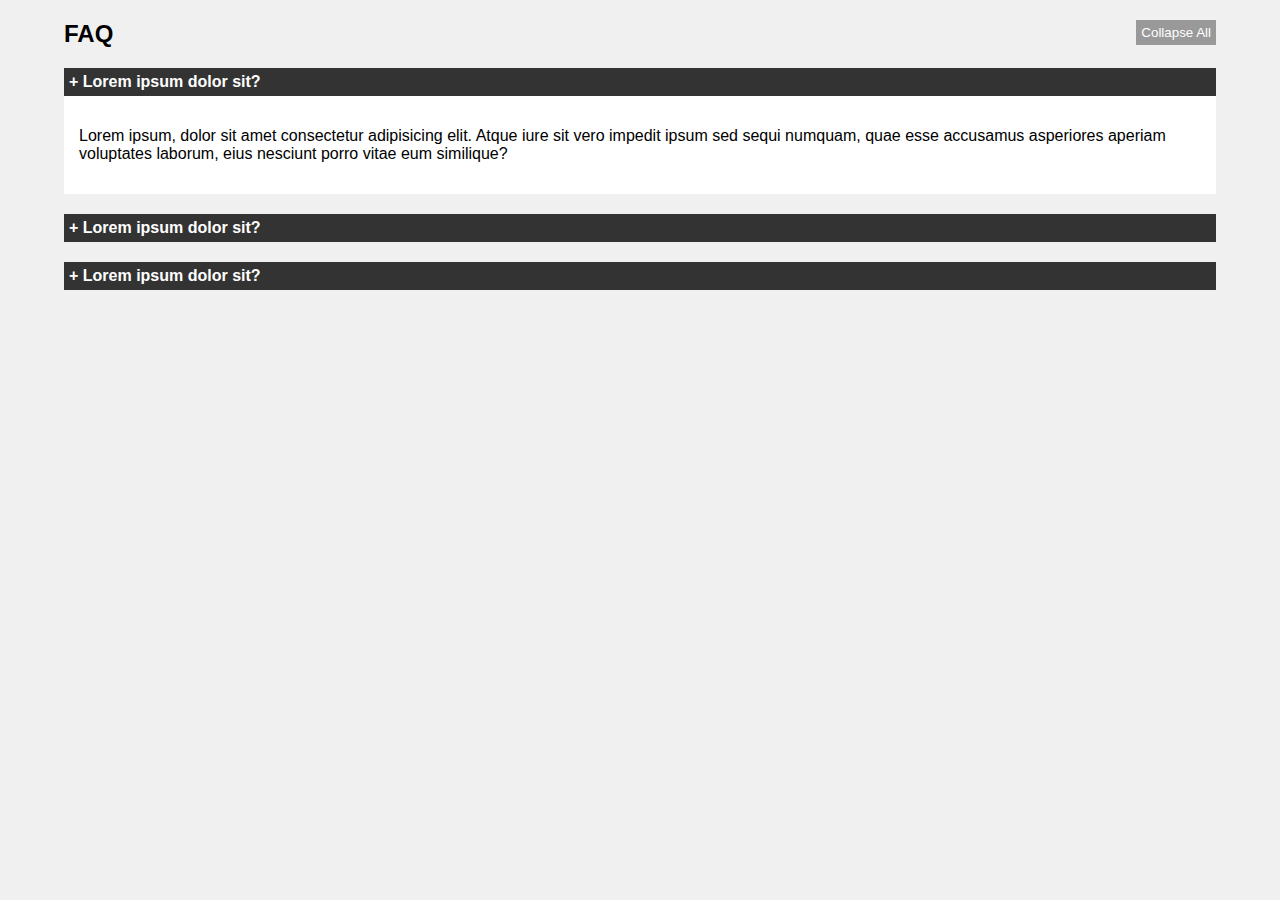
<file: ACCORDION/index.html>
<!DOCTYPE html>
<html lang="en">
  <head>
    <meta charset="UTF-8" />
    <meta http-equiv="X-UA-Compatible" content="IE=edge" />
    <meta name="viewport" content="width=device-width, initial-scale=1.0" />
    <title>Document</title>
    <link rel="stylesheet" href="styles.css" />
  </head>
  <body>
    <div class="container">
      <button id="btn-collapse">Collapse All</button>
      <h2>FAQ</h2>
      <section id="fag">
        <div class="panel-question active">
          <div class="panel-heading">+ Lorem ipsum dolor sit?</div>
          <div class="panel-body" id="thisone">
            <p>
              Lorem ipsum, dolor sit amet consectetur adipisicing elit. Atque
              iure sit vero impedit ipsum sed sequi numquam, quae esse accusamus
              asperiores aperiam voluptates laborum, eius nesciunt porro vitae
              eum similique?
            </p>
          </div>
        </div>
        <div class="panel-question">
          <div class="panel-heading">+ Lorem ipsum dolor sit?</div>
          <div class="panel-body" id="thisone">
            <p>
              Lorem ipsum, dolor sit amet consectetur adipisicing elit. Atque
              iure sit vero impedit ipsum sed sequi numquam, quae esse accusamus
              asperiores aperiam voluptates laborum, eius nesciunt porro vitae
              eum similique?
            </p>
          </div>
        </div>
        <div class="panel-question">
          <div class="panel-heading">+ Lorem ipsum dolor sit?</div>
          <div class="panel-body" id="thisone">
            <p>
              Lorem ipsum, dolor sit amet consectetur adipisicing elit. Atque
              iure sit vero impedit ipsum sed sequi numquam, quae esse accusamus
              asperiores aperiam voluptates laborum, eius nesciunt porro vitae
              eum similique?
            </p>
          </div>
        </div>
      </section>
    </div>
    <script src="script.js"></script>
  </body>
</html>
</file>
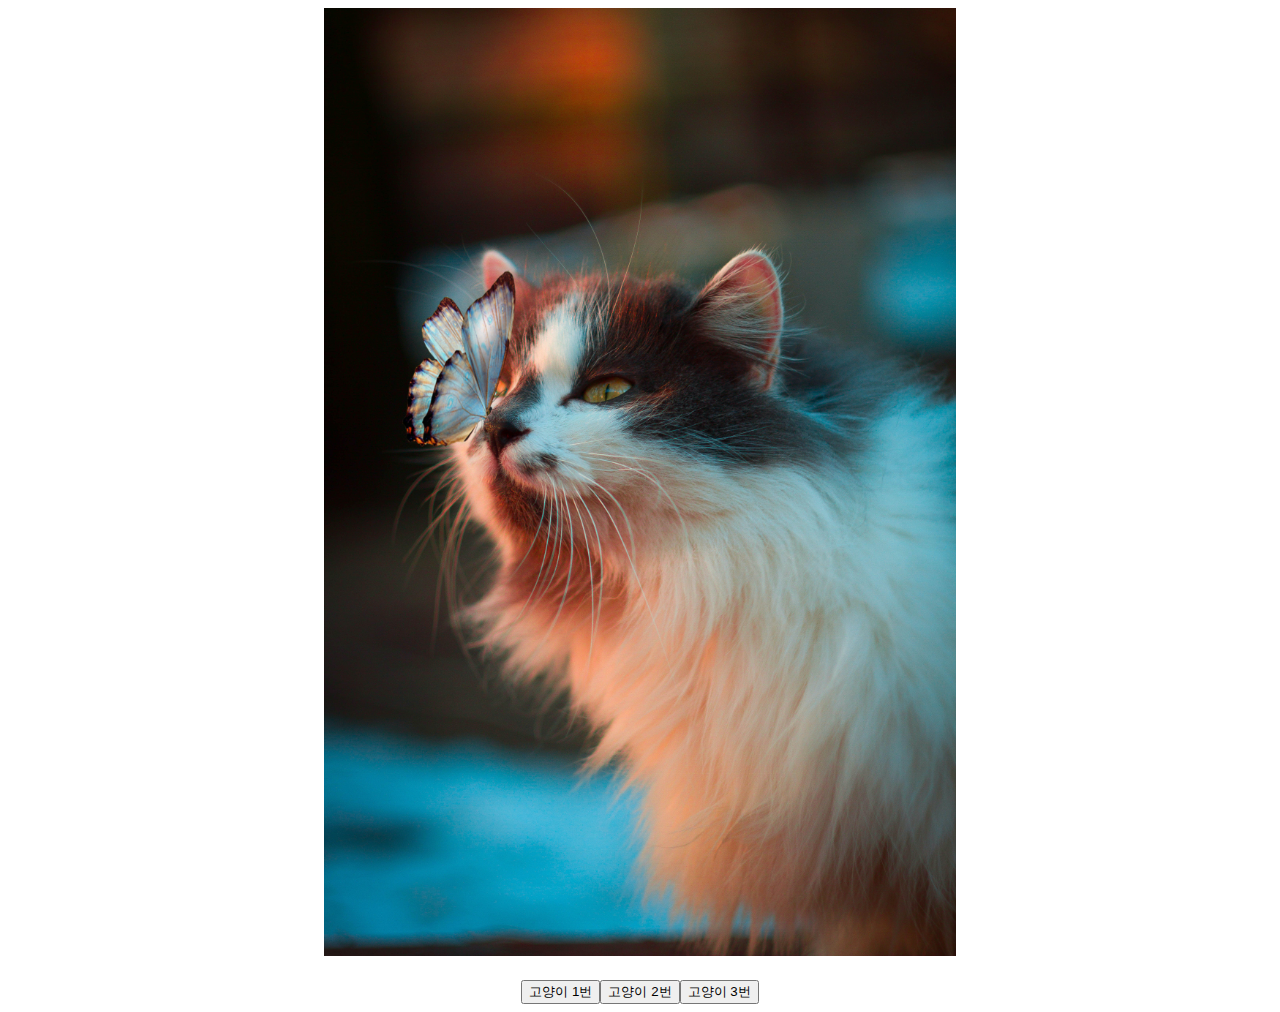
<file: CHANGE-IMAGE/index.html>
<!DOCTYPE html>
<html lang="en">
  <head>
    <meta charset="UTF-8" />
    <meta http-equiv="X-UA-Compatible" content="IE=edge" />
    <meta name="viewport" content="width=device-width, initial-scale=1.0" />
    <title>Change Image</title>
    <link rel="stylesheet" href="styles.css" />
  </head>
  <body>
    <div class="center">
      <div>
        <img src="images/cat1.jpg" id="chosenImg" alt="cats" />
      </div>
    </div>

    <!-- 사용자 정의 커스텀 속성 추가할 때는 속성명 앞에 반드시 접두어 'data-' 붙여야 함 -->
    <div class="images">
      <!-- img 태그의 src 속성 값 변경해야 하므로, data-image 값으로 src 속성 값 될 수 있는 이미지 파일 주소 값으로 설정 -->
      <button class="images__button" data-image="images/cat1.jpg">
        고양이 1번
      </button>
      <button class="images__button" data-image="images/cat2.jpg">
        고양이 2번
      </button>
      <button class="images__button" data-image="images/cat3.jpg">
        고양이 3번
      </button>
    </div>

    <script src="script.js"></script>
  </body>
</html>
</file>
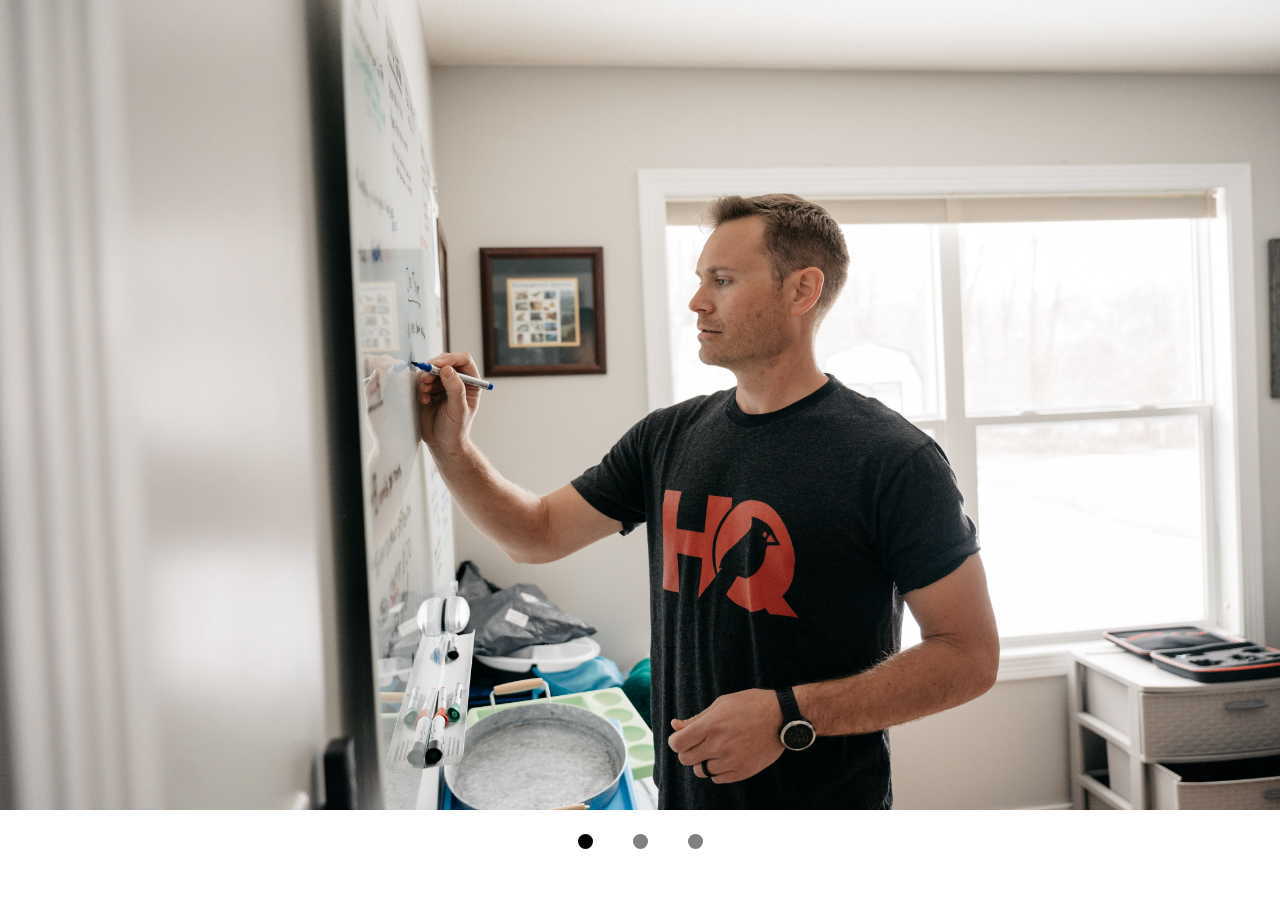
<file: IMG-SLIDE/index.html>
<!DOCTYPE html>
<html lang="en">
  <head>
    <meta charset="UTF-8" />
    <meta http-equiv="X-UA-Compatible" content="IE=edge" />
    <meta name="viewport" content="width=device-width, initial-scale=1.0" />
    <link rel="stylesheet" href="styles.css" />
    <title>Document</title>
  </head>
  <body>
    <div class="container">
      <div class="slider showBtn1">
        <div class="inner"><img src="./photo/pic1.jpg" alt="" /></div>
        <div class="inner"><img src="./photo/pic2.jpg" alt="" /></div>
        <div class="inner"><img src="./photo/pic3.jpg" alt="" /></div>
      </div>
    </div>

    <div class="buttons">
      <button class="btn1 active"></button>
      <button class="btn2"></button>
      <button class="btn3"></button>
    </div>

    <script src="script.js"></script>
  </body>
</html>
</file>
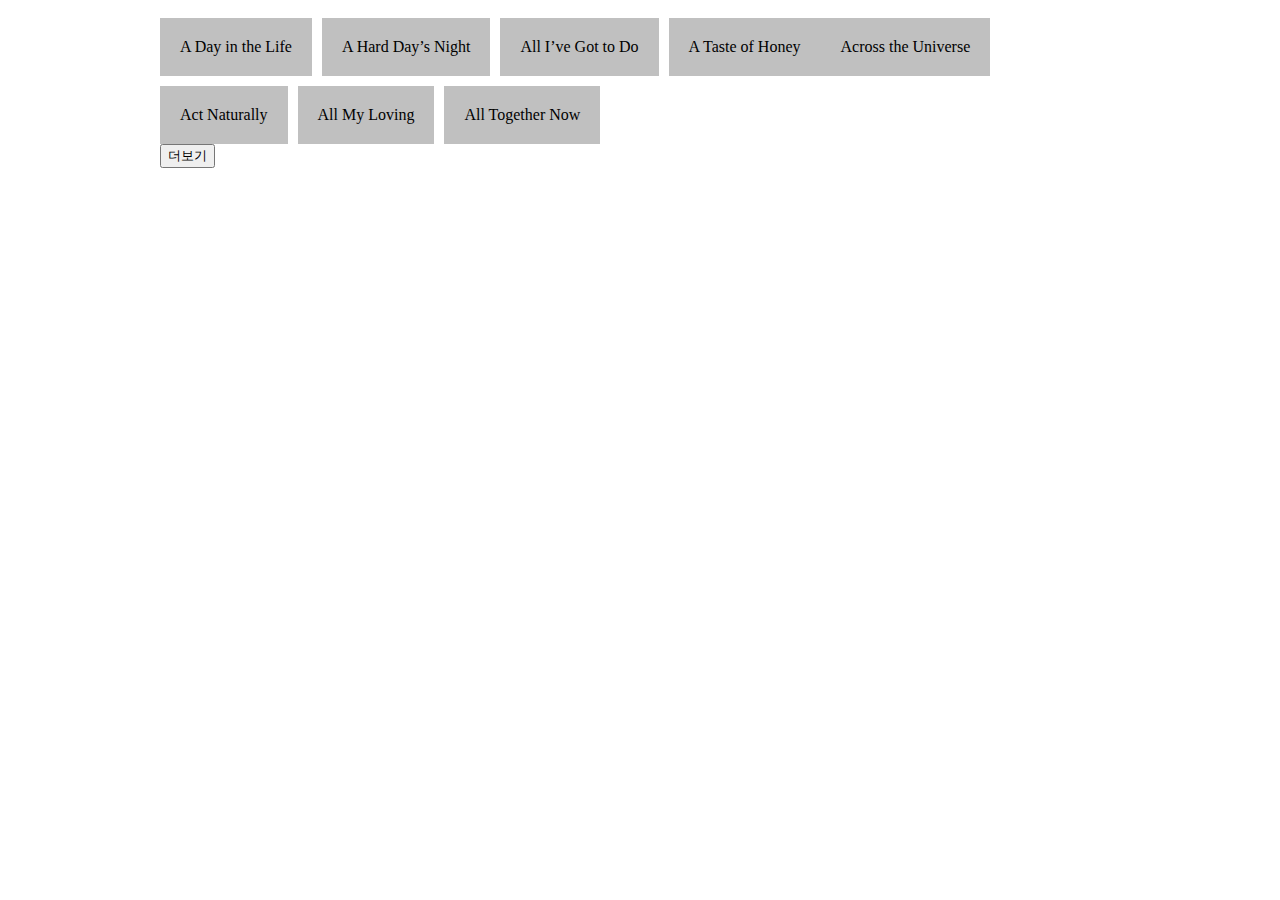
<file: MORE-BTN/index.html>
<!DOCTYPE html>
<html lang="en">
  <head>
    <meta charset="UTF-8" />
    <meta http-equiv="X-UA-Compatible" content="IE=edge" />
    <meta name="viewport" content="width=device-width, initial-scale=1.0" />
    <title>Document</title>
    <link rel="stylesheet" href="./style.css" />
    <!--<script src="./js/main.js"></script>-->
  </head>
  <body>
    <div class="page-main" role="main">
      <ul class="gallery" id="gallery">
        <!-- JSON 파일 데이터 추가할 부분
            <li class="gallery-item">
                <a href="#">
                    title
                </a>
            </li>
        -->
      </ul>
      <button class="load-more" id="load-more">더보기</button>
    </div>
    <script src="./js/main.js"></script>
  </body>
</html>
</file>
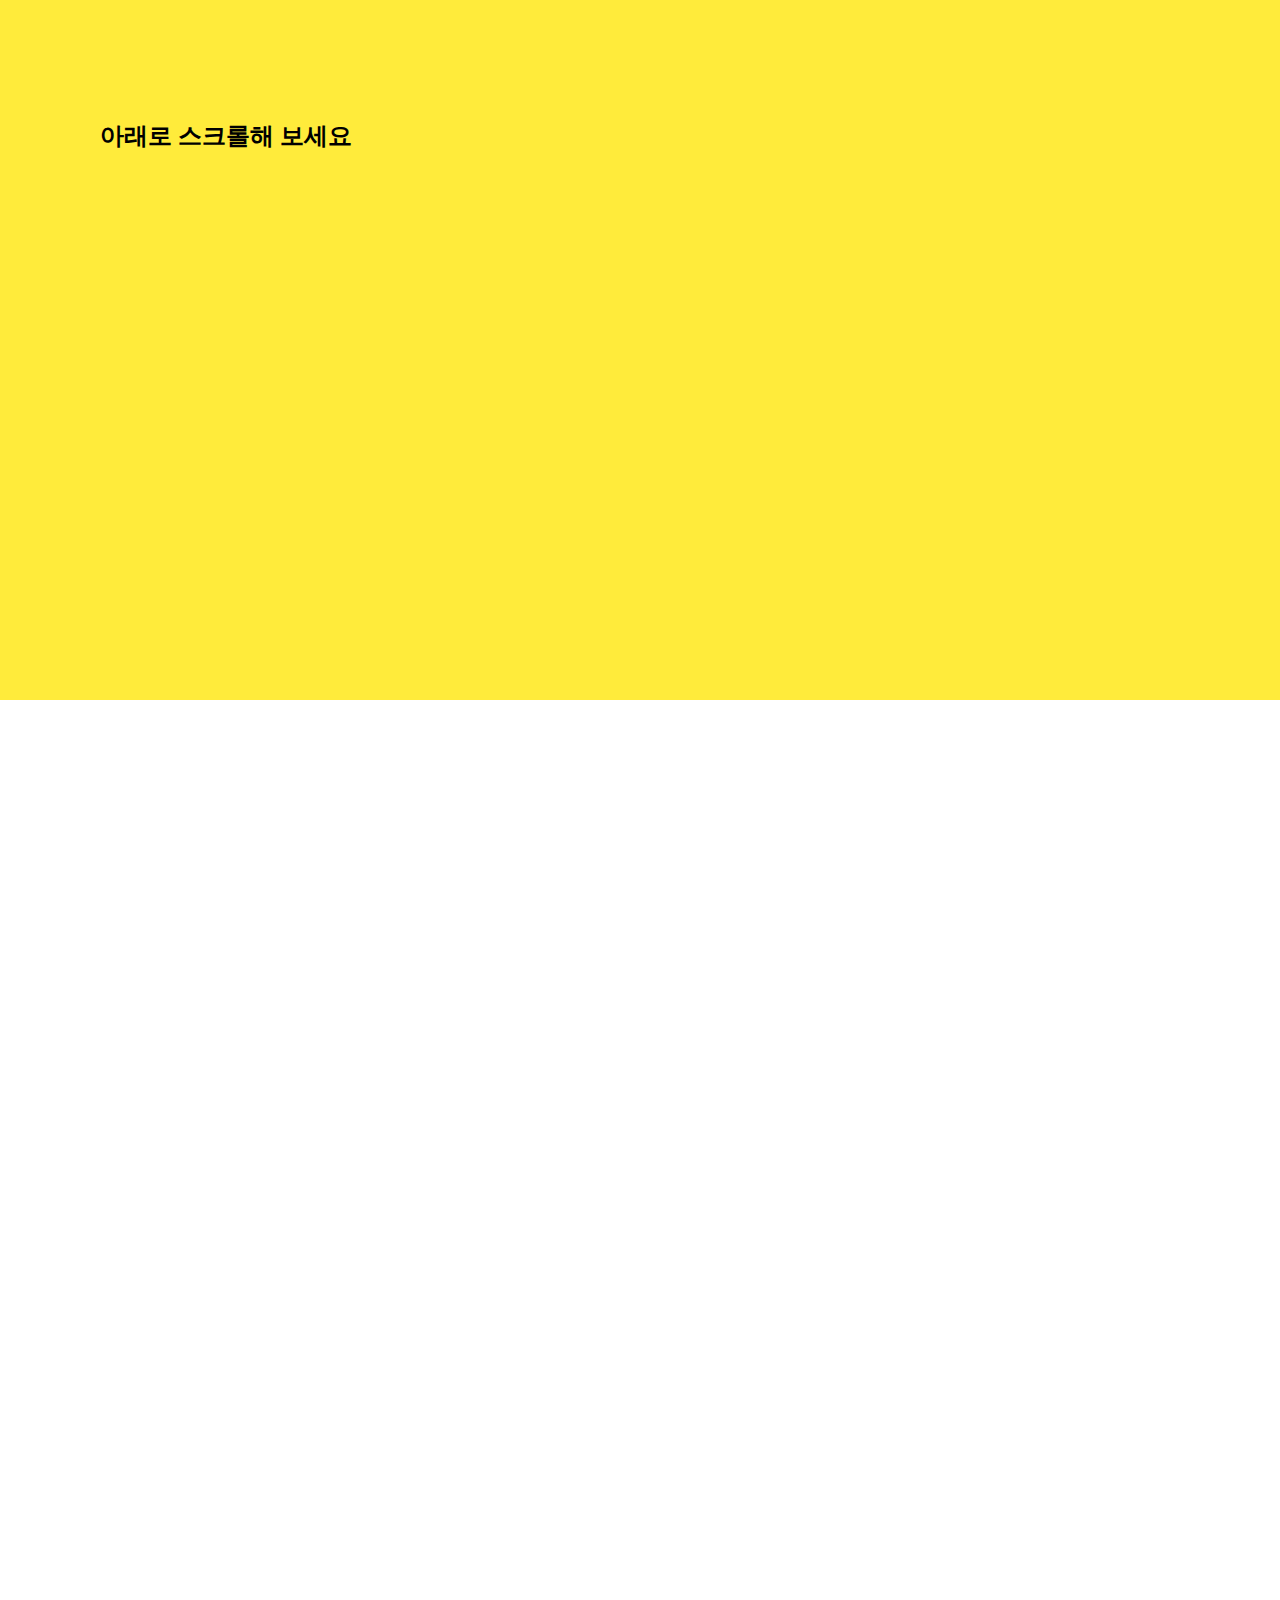
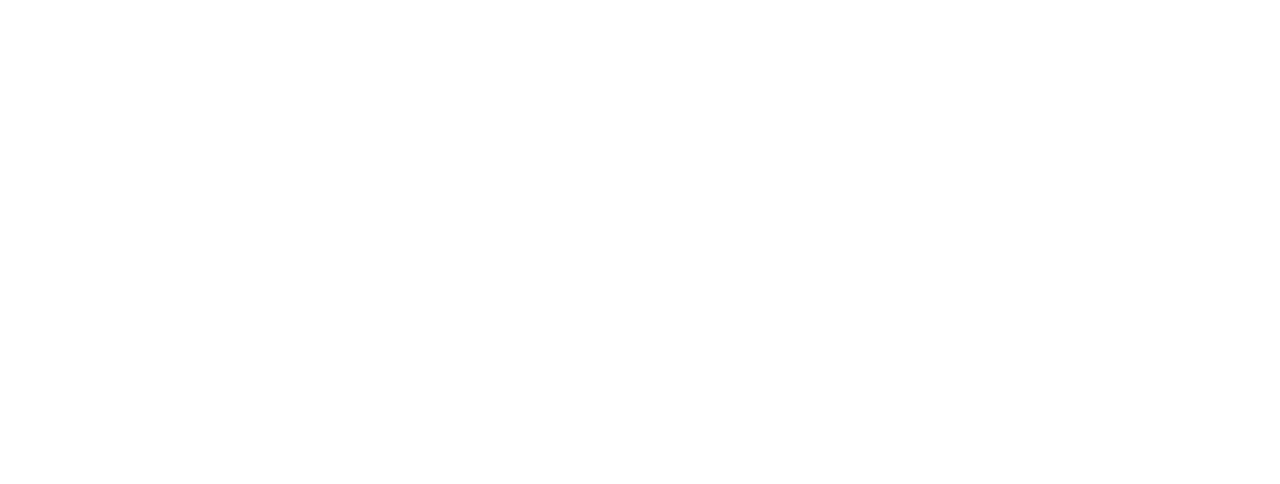
<file: SCROLL-ANIMATION-EASY/index.html>
<!DOCTYPE html>
<html lang="en">
  <head>
    <meta charset="UTF-8" />
    <meta http-equiv="X-UA-Compatible" content="IE=edge" />
    <meta name="viewport" content="width=device-width, initial-scale=1.0" />
    <title>Scroll Animation</title>
    <link rel="stylesheet" href="style.css" />
  </head>
  <body>
    <header>
      <h2>아래로 스크롤해 보세요</h2>
    </header>
    <main>
      <section>
        <div class="sa sa-up">디비전 1</div>
        <div class="sa sa-up">디비전 2</div>
        <div class="sa sa-up">디비전 3</div>
        <div class="sa sa-up">디비전 4</div>
      </section>
      <section>
        <div class="sa sa-up" id="saDiv5">디비전 5</div>
        <div class="sa sa-down" data-sa-trigger="#saDiv5">디비전 6</div>
        <div class="sa sa-right" data-sa-trigger="#saDiv5">디비전 7</div>
        <div class="sa sa-left" data-sa-trigger="#saDiv5">디비전 8</div>
      </section>
      <section>
        <div class="sa sa-rotateL" id="saDiv9">디비전 9</div>
        <div class="sa sa-rotateR" data-sa-trigger="#saDiv9">디비전 10</div>
        <div class="sa sa-scaleUp" data-sa-trigger="#saDiv9">디비전 11</div>
        <div class="sa sa-scaleDown" data-sa-trigger="#saDiv9">디비전 12</div>
      </section>
    </main>
    <script src="script.js"></script>
  </body>
</html>
</file>
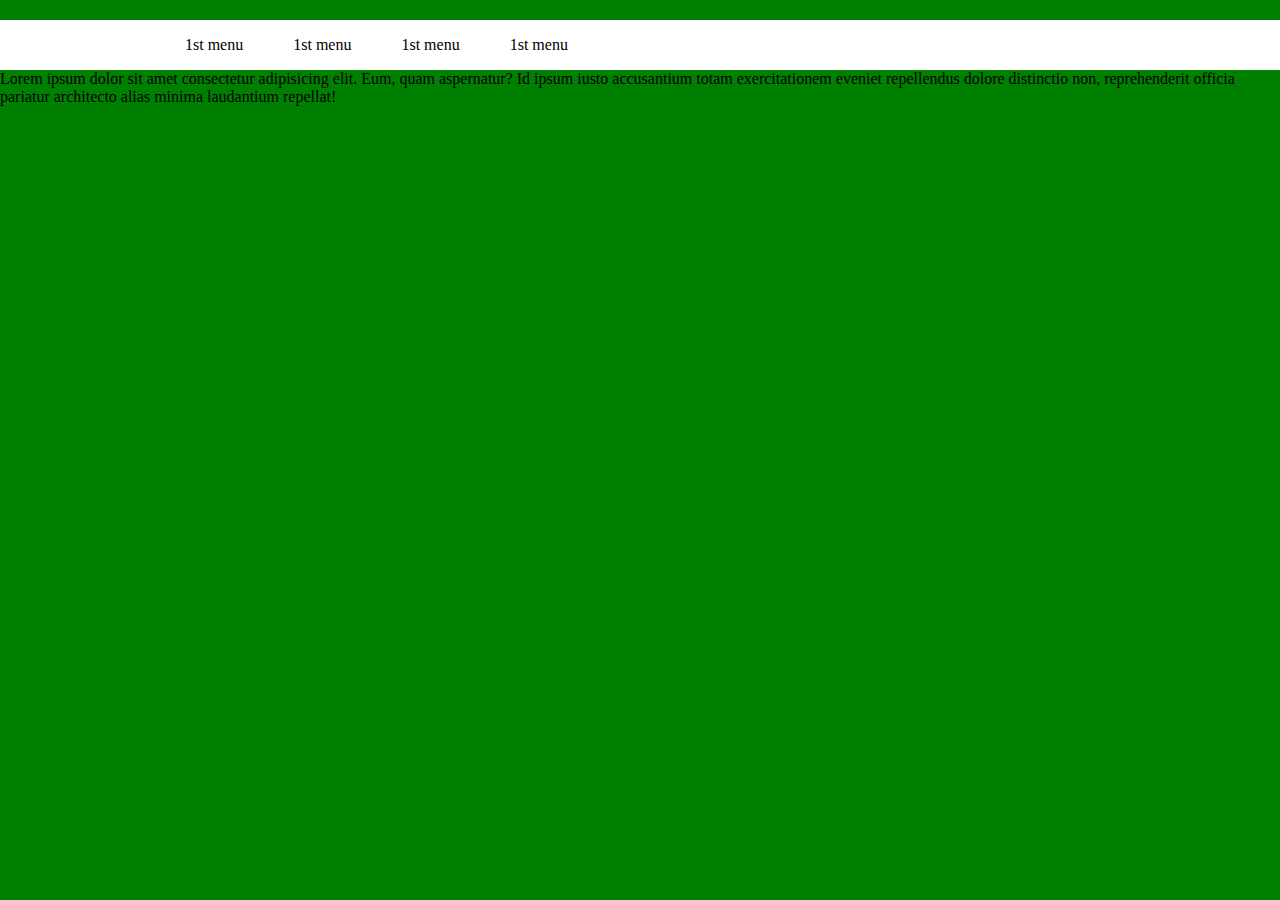
<file: SUB-MENU/index.html>
<!DOCTYPE html>
<html lang="en">
  <head>
    <meta charset="UTF-8" />
    <meta http-equiv="X-UA-Compatible" content="IE=edge" />
    <meta name="viewport" content="width=device-width, initial-scale=1.0" />
    <link href="styles.css" rel="stylesheet" />
    <title>Document</title>
  </head>
  <body>
    <header>
      <nav>
        <ul class="clearfix mainmenu">
          <li>
            1st menu
            <ul class="submenu">
              <li>2nd menu</li>
              <li>2nd menu</li>
            </ul>
          </li>
          <li>
            1st menu
            <ul class="submenu">
              <li>2nd menu</li>
              <li>2nd menu</li>
              <li>2nd menu</li>
            </ul>
          </li>
          <li>
            1st menu
            <ul class="submenu">
              <li>2nd menu</li>
              <li>2nd menu</li>
            </ul>
          </li>
          <li>
            1st menu
            <ul class="submenu">
              <li>2nd menu</li>
              <li>2nd menu</li>
            </ul>
          </li>
        </ul>
      </nav>
    </header>
    <p>
      Lorem ipsum dolor sit amet consectetur adipisicing elit. Eum, quam
      aspernatur? Id ipsum iusto accusantium totam exercitationem eveniet
      repellendus dolore distinctio non, reprehenderit officia pariatur
      architecto alias minima laudantium repellat!
    </p>
  </body>
  <script src="script.js"></script>
</html>
</file>
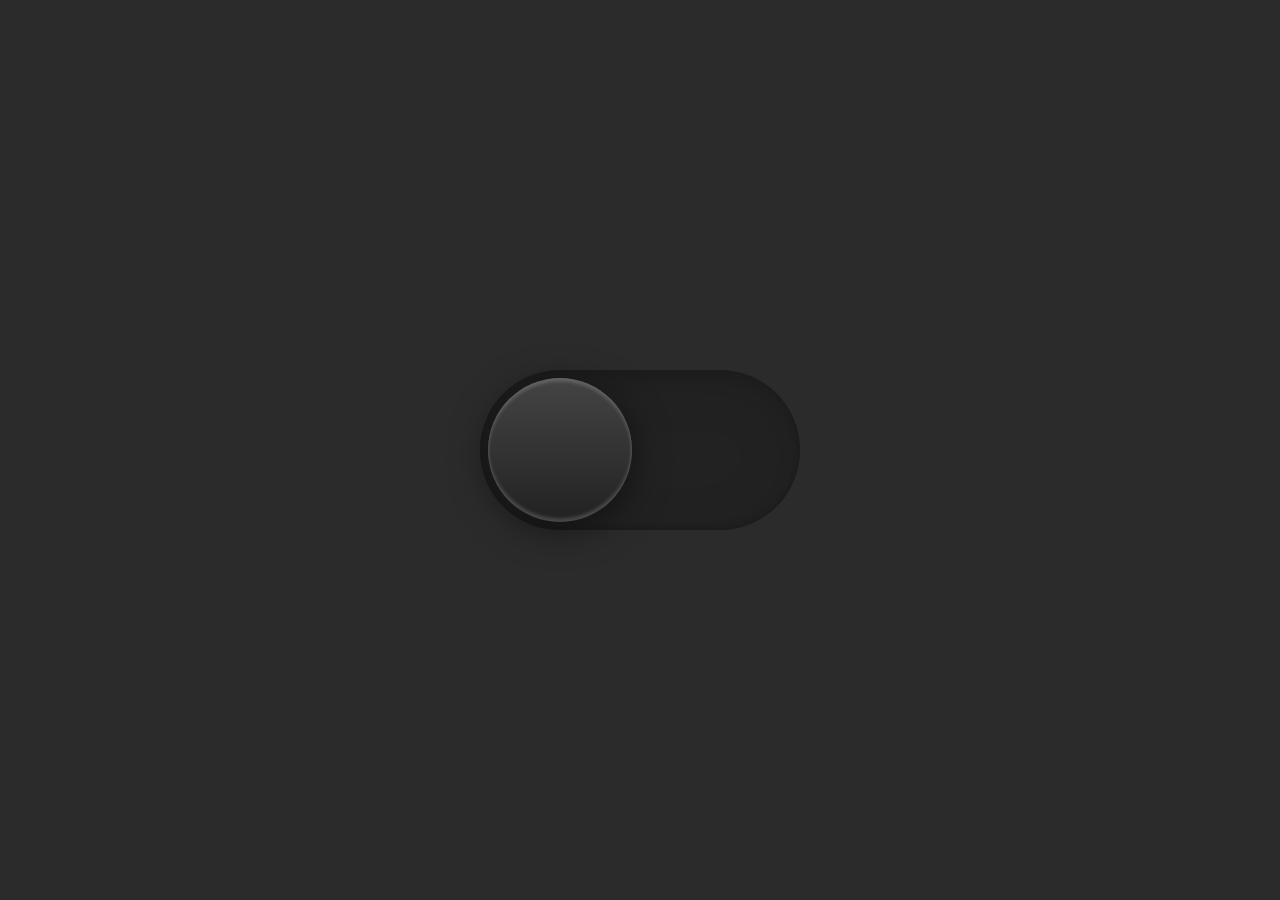
<file: TOGGLE-BUTTON/index.html>
<!DOCTYPE html>
<html lang="en">
  <head>
    <meta charset="UTF-8" />
    <meta http-equiv="X-UA-Compatible" content="IE=edge" />
    <meta name="viewport" content="width=device-width, initial-scale=1.0" />
    <title>Javascript Toggle Button | Dark and Light</title>
    <link rel="stylesheet" href="styles.css" />
  </head>
  <body>
    <div class="toggle">
      <i class="indicator"></i>
    </div>
    <script src="script.js"></script>
  </body>
</html>
</file>
<file: ACCORDION/styles.css>
html,
body {
  font-family: Arial, Helvetica, sans-serif;
  margin: 0;
  background-color: #f0f0f0;
}

.container {
  width: 90%;
  margin: 0 auto;
}

.panel-question {
  margin-bottom: 20px;
  background-color: #fff;
}

.panel-heading {
  font-weight: bold;
  padding: 5px;
  background-color: #333;
  color: #fff;
  cursor: pointer;
}

.panel-body {
  padding: 15px;
}

#btn-collapse {
  margin-bottom: 10px;
  background-color: #999;
  border: none;
  color: #fff;
  cursor: pointer;
  padding: 5px;
  float: right;
}
</file>
<file: CHANGE-IMAGE/styles.css>
.center {
  width: 50%;
  margin: 0 auto;
}

img {
  width: 100%;
}

.images {
  display: flex;
  justify-content: center;
  margin-top: 20px;
}

.images__list {
  margin: 0px 20px;
  cursor: pointer;
}
</file>
<file: IMG-SLIDE/styles.css>
body {
  margin: 0;
  padding: 0;
}

.container {
  overflow: hidden; /* 중요! */
}

.slider {
  width: 300vw; /* 중요! */
  display: flex;
  transition: 0.6s ease-in-out;
}

.slider.showBtn1 {
  transform: translate(0);
}

.slider.showBtn2 {
  transform: translate(-100vw);
}

.slider.showBtn3 {
  transform: translate(-200vw);
}

.inner {
  width: 100vw; /* 중요! */
}

img {
  width: 100%;
  height: 90vh;
}

.buttons {
  width: 100vw;
  display: flex;
  justify-content: center;
}

button {
  margin: 20px;
  border: none;
  background-color: grey;
  border-radius: 50%;
  width: 15px;
  height: 15px;
  cursor: pointer;
}

.btn1.active {
  background-color: black;
}

.btn2.active {
  background-color: black;
}

.btn3.active {
  background-color: black;
}
</file>
<file: MORE-BTN/style.css>
@charset "UTF-8";

li {
  list-style: none;
}

div.page-main {
  margin: auto;
  padding: 0 10px 100px;
  width: 960px;
}

ul.gallery {
  margin: 0;
  padding: 0;
}

ul.gallery:after {
  content: "";
  display: block;
  clear: both;
}

/* JSON 파일로 데이터 받았을 때 생성할 element */
.gallery-item {
  float: left;
  margin-right: 10px;
  margin-top: 10px;
  background: silver;
  padding: 20px;
  animation: fadeIn 1s;
}

.gallery-item:nth-child(4n) {
  margin-right: 0;
}

@keyframes fadeIn {
  0% {
    opacity: 0;
  }
  100% {
    opacity: 1;
  }
}

/* 이미지를 로딩하는 동안 보이지 않게 함 */
.gallery-tem.is-loading {
  opacity: 0;
}

.load-more.hidden {
  display: none;
}
</file>
<file: SCROLL-ANIMATION-EASY/style.css>
* {
  box-sizing: border-box;
}

body {
  margin: 0px;
}

main {
  padding-bottom: 100px;
}

header {
  background-color: #ffeb3b;
  height: 700px;
  padding: 100px;
}

section {
  display: flex;
  justify-content: space-between;
  padding: 5%;
}

section div {
  background-color: #ff9800;
  width: 23%;
  height: 300px;
}

/* Scroll Animation (sa, 스크롤 애니메이션) */
.sa {
  opacity: 0; /* 처음엔 element 안 보이게 */
  transition: all 0.5s ease;
}

/* 아래에서 위로 페이드 인 */
.sa-up {
  transform: translate(0, 100px);
}

/* 위에서 아래로 페이드 인 */
.sa-down {
  transform: translate(0, -100px);
}

/* 왼쪽에서 오른쪽으로 페이드 인 */
.sa-right {
  transform: translate(-100px, 0);
}

/* 오른쪽에서 왼쪽으로 페이드 인 */
.sa-left {
  transform: translate(100px, 0);
}

/* 왼쪽으로 회전하면서 페이드 인 */
.sa-rotateL {
  transform: rotate(180deg);
}

/* 오른쪽으로 회전하면서 페이드 인 */
.sa-rotateR {
  transform: rotate(-180deg);
}

/* 작아진 상태에서 커지면서 페이드 인 */
.sa-scaleUp {
  transform: scale(0.5);
}

/* 커진 상태에서 작아지면서 페이드 인 */
.sa-scaleDown {
  transform: scale(1.5);
}

.sa.show {
  opacity: 1; /* fade-in되며 element가 나타남 */
  transform: none; /* 아무런 변형도 적용하지 않음 */
}
</file>
<file: SUB-MENU/styles.css>
* {
  margin: 0;
  padding: 0;
}

ul li {
  list-style: none;
}

.clearfix:after {
  content: "";
  display: block;
  clear: both;
}

body {
  padding-top: 70px; /* header가 absolute로 차지하고 있는 부분에 <p>가 차지하지 않도록 */
  background: green;
  overflow-y: scroll;
}

header {
  margin-top: 20px;
  background: linear-gradient(
    white 50px,
    rgba(255, 255, 255, 0.5) 50px,
    rgba(255, 255, 255, 0.5)
  );
  position: absolute; /* sub menu 열렸을 때 <p> 위에 위치하도록 하기 위함 */
  top: 0;
  left: 0;
  right: 0; /* header가 모든 width 차지하게 하기 위함 */
  transition: height 0.1s linear; /* sub menu가 나타나는 부분 자연스럽게 animation 효과 */
  height: 50px;
  overflow: hidden; /* height: 50px 넘어가는 부분은 hidden! */
}

nav {
  width: 960px;
  margin: 0 auto; /* nav가 중앙에 정렬 */
}

nav > ul > li {
  float: left;
  line-height: 50px;
  padding: 0 25px;
  position: relative;
}

nav > ul > li ul {
  width: 100%;
  position: absolute; /* absolute로 지정해주어야 전체 layout 깨지지 않음 */
}

nav > ul > li ul li {
  white-space: nowrap;
}
</file>
<file: TOGGLE-BUTTON/styles.css>
* {
  margin: 0;
  padding: 0;
  box-sizing: border-box;
}

body {
  display: flex;
  justify-content: center;
  align-items: center;
  min-height: 100vh;
  background: #2b2b2b;
  transition: 0.5s;
}

body.active {
  background: #f8f8f8;
}

.toggle {
  position: relative;
  display: block;
  width: 320px;
  height: 160px;
  border-radius: 160px;
  background-color: #222;
  transition: 0.5s;
  cursor: pointer;
  box-shadow: inset 0 8px 60px rgba(0, 0, 0, 0.1),
    inset 0 8px 8px rgba(0, 0, 0, 0.1), inset 0 -4px 4px rgba(0, 0, 0, 0.1);
}

.toggle.active {
  background: #fff;
  box-shadow: inset 0 2px 60px rgba(0, 0, 0, 0.1),
    inset 0 2px 8px rgba(0, 0, 0, 0.1), inset 0 -4px 8px rgba(0, 0, 0, 0.5);
}

.toggle .indicator {
  position: absolute;
  top: 0;
  left: 0;
  width: 160px;
  height: 160px;
  background: linear-gradient(to bottom, #444, #222);
  border-radius: 50%;
  transform: scale(0.9);
  box-shadow: 0 8px 40px rgba(0, 0, 0, 0.5),
    inset 0 4px 4px rgba(225, 225, 225, 0.2),
    inset 0 -4px 4px rgba(225, 225, 225, 0.2);
  transition: 0.5s;
}

.toggle.active .indicator {
  left: 160px;
  background: linear-gradient(to bottom, #eaeaea, #f9f9f9);
  box-shadow: 0 8px 20px rgba(0, 0, 0, 0.1),
    inset 0 4px 4px rgba(225, 225, 225, 1),
    inset 0 -4px 4px rgba(225, 225, 225, 1);
}
</file>
